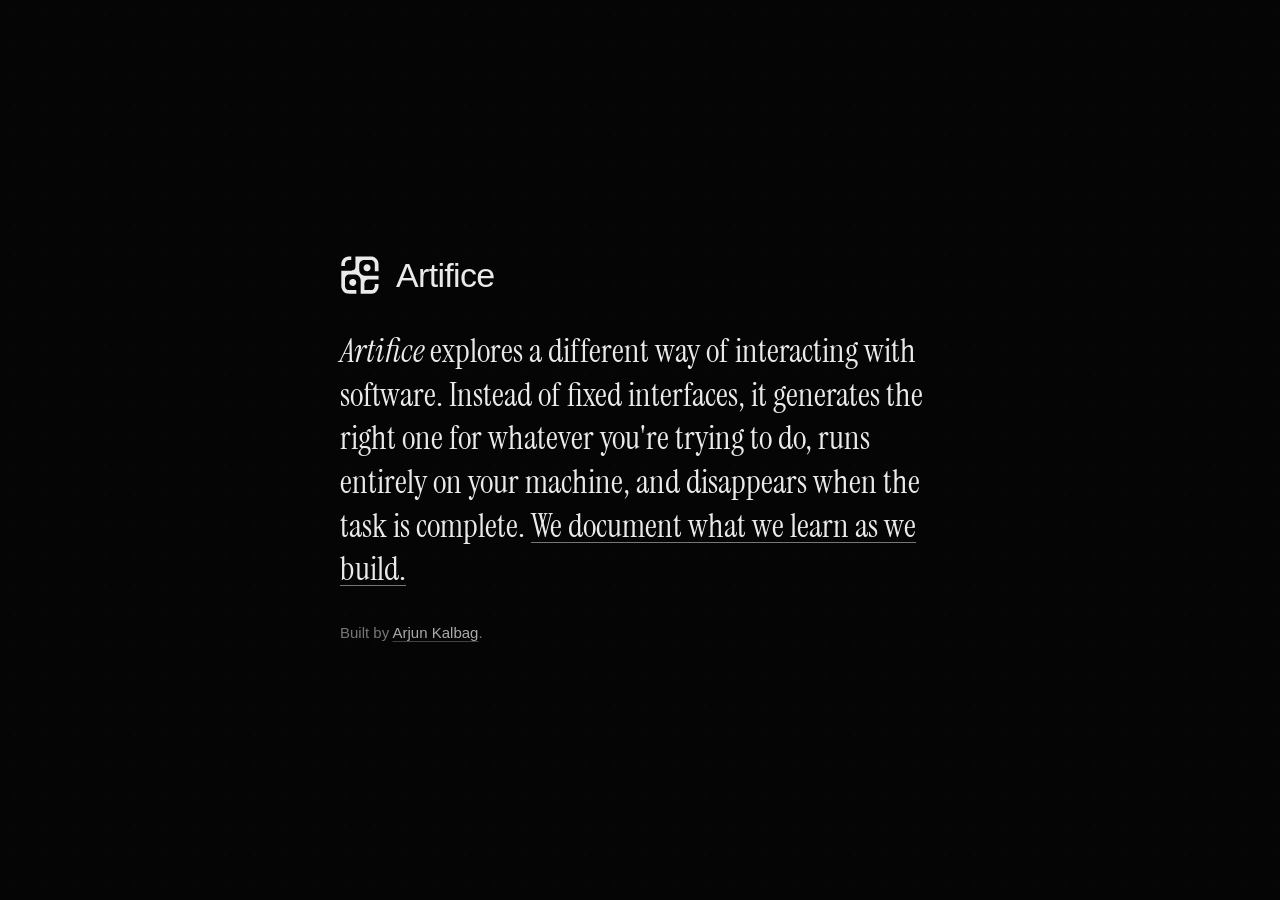
<file: index.html>
<!DOCTYPE html>
<html lang="en">
<head>
<meta charset="UTF-8">
<meta name="viewport" content="width=device-width, initial-scale=1.0">
<title>Artifice - Generative UI</title>
<meta name="description" content="Artifice explores a different way of interacting with software: it generates the right interface for whatever you're doing, runs on your machine, and disappears when the task is complete.">
<link rel="icon" type="image/svg+xml" href="favicon.svg">
<meta property="og:type" content="website">
<meta property="og:url" content="https://useartifice.github.io/">
<meta property="og:title" content="Artifice - Generative UI">
<meta property="og:description" content="A different way of interacting with software. It generates the right interface for whatever you're doing, runs on your machine, and disappears when the task is complete.">
<meta property="og:image" content="https://useartifice.github.io/og.png">
<meta property="og:image:width" content="1920">
<meta property="og:image:height" content="1080">
<meta property="og:image:type" content="image/png">
<meta property="og:image:alt" content="Artifice">
<meta name="twitter:card" content="summary_large_image">
<meta name="twitter:title" content="Artifice - Generative UI">
<meta name="twitter:description" content="A different way of interacting with software.">
<meta name="twitter:image" content="https://useartifice.github.io/og.png">
<link rel="preconnect" href="https://api.fontshare.com">
<link rel="preconnect" href="https://fonts.googleapis.com">
<link rel="preconnect" href="https://fonts.gstatic.com" crossorigin>
<link href="https://api.fontshare.com/v2/css?f[]=switzer@400,500,600&display=swap" rel="stylesheet">
<link href="https://fonts.googleapis.com/css2?family=Instrument+Serif:ital@0;1&family=Fragment+Mono:ital@0;1&display=swap" rel="stylesheet">
<link rel="stylesheet" href="styles.css">
</head>
<body data-page="landing">

<main class="landing">
  <canvas id="field" aria-hidden="true"></canvas>

  <div class="landing-inner">
    <div class="landing-lockup rv">
      <svg class="landing-mark" viewBox="600 596 852 852" xmlns="http://www.w3.org/2000/svg" aria-hidden="true">
        <path fill="currentColor" d="M 928.863 626.158 L 941.59 626.092 L 1159.89 625.922 L 1225.28 625.879 C 1248.09 625.865 1269.02 624.771 1291.48 629.588 C 1322.44 635.907 1350.89 651.105 1373.36 673.325 C 1424.68 724.668 1420.71 777.592 1420.69 843.179 L 1420.76 943.43 L 1341.06 943.685 L 1341.05 840.179 C 1341.04 821.548 1342.33 787.816 1338.47 771.108 C 1335.11 756.09 1327.73 742.267 1317.13 731.112 C 1301.05 714.212 1277.44 704.141 1254.16 704.331 C 1215.48 704.647 1176.84 704.727 1138.16 704.355 C 1120.75 704.187 1102.21 703.242 1085.28 707.481 C 1068.25 711.852 1052.67 720.601 1040.07 732.858 C 1017.36 754.81 1010.33 781.756 1010.02 812.367 L 1009.88 878.457 C 1009.83 927.159 1008.56 963.222 1046.46 1001.39 C 1062.98 1017.84 1083.85 1029.23 1106.62 1034.23 C 1125.28 1038.28 1144.82 1037.42 1163.89 1037.39 L 1219.21 1037.39 L 1421.01 1037.53 L 1421.03 1116.96 L 1270.43 1116.99 C 1259.54 1116.97 1248.53 1116.73 1237.66 1116.95 C 1203.48 1117.62 1172.05 1111.79 1145.63 1138.38 C 1114.5 1169.72 1119.82 1207.08 1119.89 1247.18 L 1120.07 1343 L 1211.81 1343.08 C 1230.22 1343.09 1262.66 1344.38 1278.94 1340.33 C 1293.66 1336.62 1307.08 1328.96 1317.76 1318.16 C 1346.27 1289.35 1341.37 1253.68 1341.21 1216.08 L 1420.92 1216.14 C 1421.07 1243.23 1422.4 1266.89 1417.49 1293.76 C 1410.9 1324.99 1394.62 1353.89 1372.19 1376.48 C 1319.31 1429.74 1260.36 1422.02 1192.54 1421.97 L 1040.25 1421.97 L 1040.39 1221.6 C 1040.4 1159.25 1050.51 1096.5 1004.58 1047.92 C 962.312 1003.2 912.042 1010.91 856.173 1010.85 C 833.103 1010.83 800.395 1008.53 779.264 1013.63 C 762.893 1017.54 747.864 1025.75 735.736 1037.42 C 717.519 1054.68 707.127 1078.62 706.959 1103.71 C 706.411 1145.92 707.622 1188.31 706.963 1230.55 C 706.735 1245.11 706.039 1263.07 709.221 1277.16 C 712.732 1292.6 720.427 1306.78 731.462 1318.14 C 742.112 1328.91 755.507 1336.54 770.193 1340.23 C 787.47 1344.5 824.078 1343.08 843.49 1343.08 L 948.432 1343.06 C 948.31 1369.08 948.342 1395.09 948.528 1421.1 L 831.146 1421.24 C 809.603 1421.27 769.489 1422.61 750.544 1418.23 C 722.614 1411.92 697.058 1397.79 676.864 1377.49 C 654.183 1354.66 638.498 1325.83 631.656 1294.38 C 626.845 1272.79 627.936 1250.91 627.975 1228.87 L 628.054 1165.89 L 628.015 929.917 L 836.522 930.061 C 864.399 930.087 884.052 927.577 904.857 906.508 C 915.894 895.375 923.433 881.256 926.545 865.891 C 930.166 848.771 928.809 801.342 928.817 781.464 L 928.863 626.158 z"/>
        <path fill="currentColor" d="M 781.706 626.442 C 800.663 625.775 820.94 626.147 840 626.183 L 840.005 704.181 C 799.933 704.143 759.981 698.368 730.339 728.835 C 700.633 759.367 706.132 792.174 706.317 831.55 L 689.928 831.738 L 628.005 831.627 C 627.874 770.687 625.446 730.288 669.345 678.918 C 697.489 645.984 738.694 628.852 781.706 626.442 z"/>
        <path fill="currentColor" d="M 860.896 1105.53 C 887.561 1101.74 914.207 1112.56 930.677 1133.87 C 947.148 1155.18 950.905 1183.69 940.518 1208.54 C 930.13 1233.39 907.197 1250.75 880.461 1254 C 839.701 1258.95 802.556 1230.15 797.192 1189.44 C 791.828 1148.74 820.245 1111.3 860.896 1105.53 z"/>
        <path fill="currentColor" d="M 1164.5 792.727 C 1205.35 786.277 1243.66 814.226 1250 855.089 C 1256.33 895.951 1228.27 934.188 1187.39 940.405 C 1146.68 946.598 1108.63 918.677 1102.32 877.979 C 1096.01 837.281 1123.82 799.152 1164.5 792.727 z"/>
      </svg>
      <span class="landing-word">Artifice</span>
    </div>

    <p class="landing-para rv" style="--d:.12s">
      <em>Artifice</em> explores a different way of interacting with software. Instead of
      fixed interfaces, it generates the right one for whatever you're trying to do, runs
      entirely on your machine, and disappears when the task is complete.
      <a href="research.html">We document what we learn as we build.</a>
    </p>

    <p class="landing-by rv" style="--d:.24s">
      Built by <a href="https://arjunkalbag.xyz" target="_blank" rel="noopener">Arjun Kalbag</a>.
    </p>
  </div>
</main>

<script src="app.js"></script>
</body>
</html>
</file>
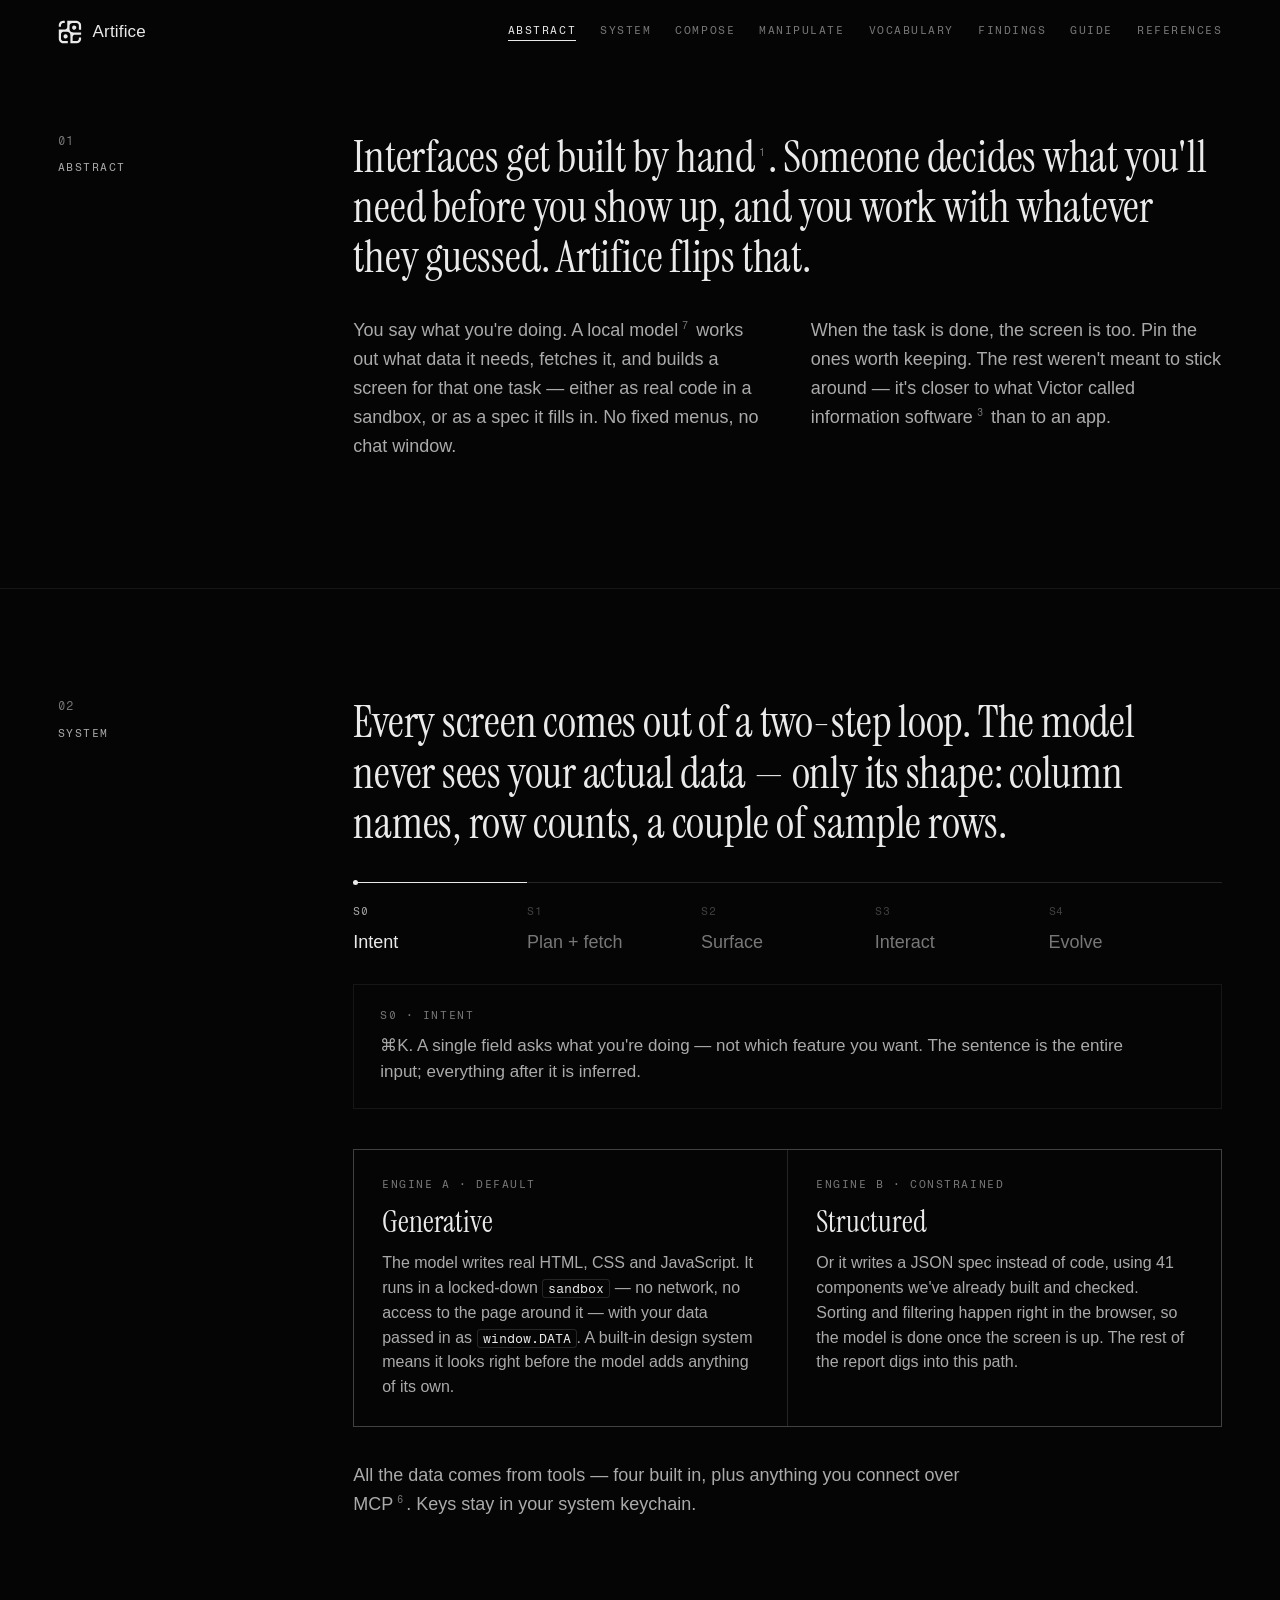
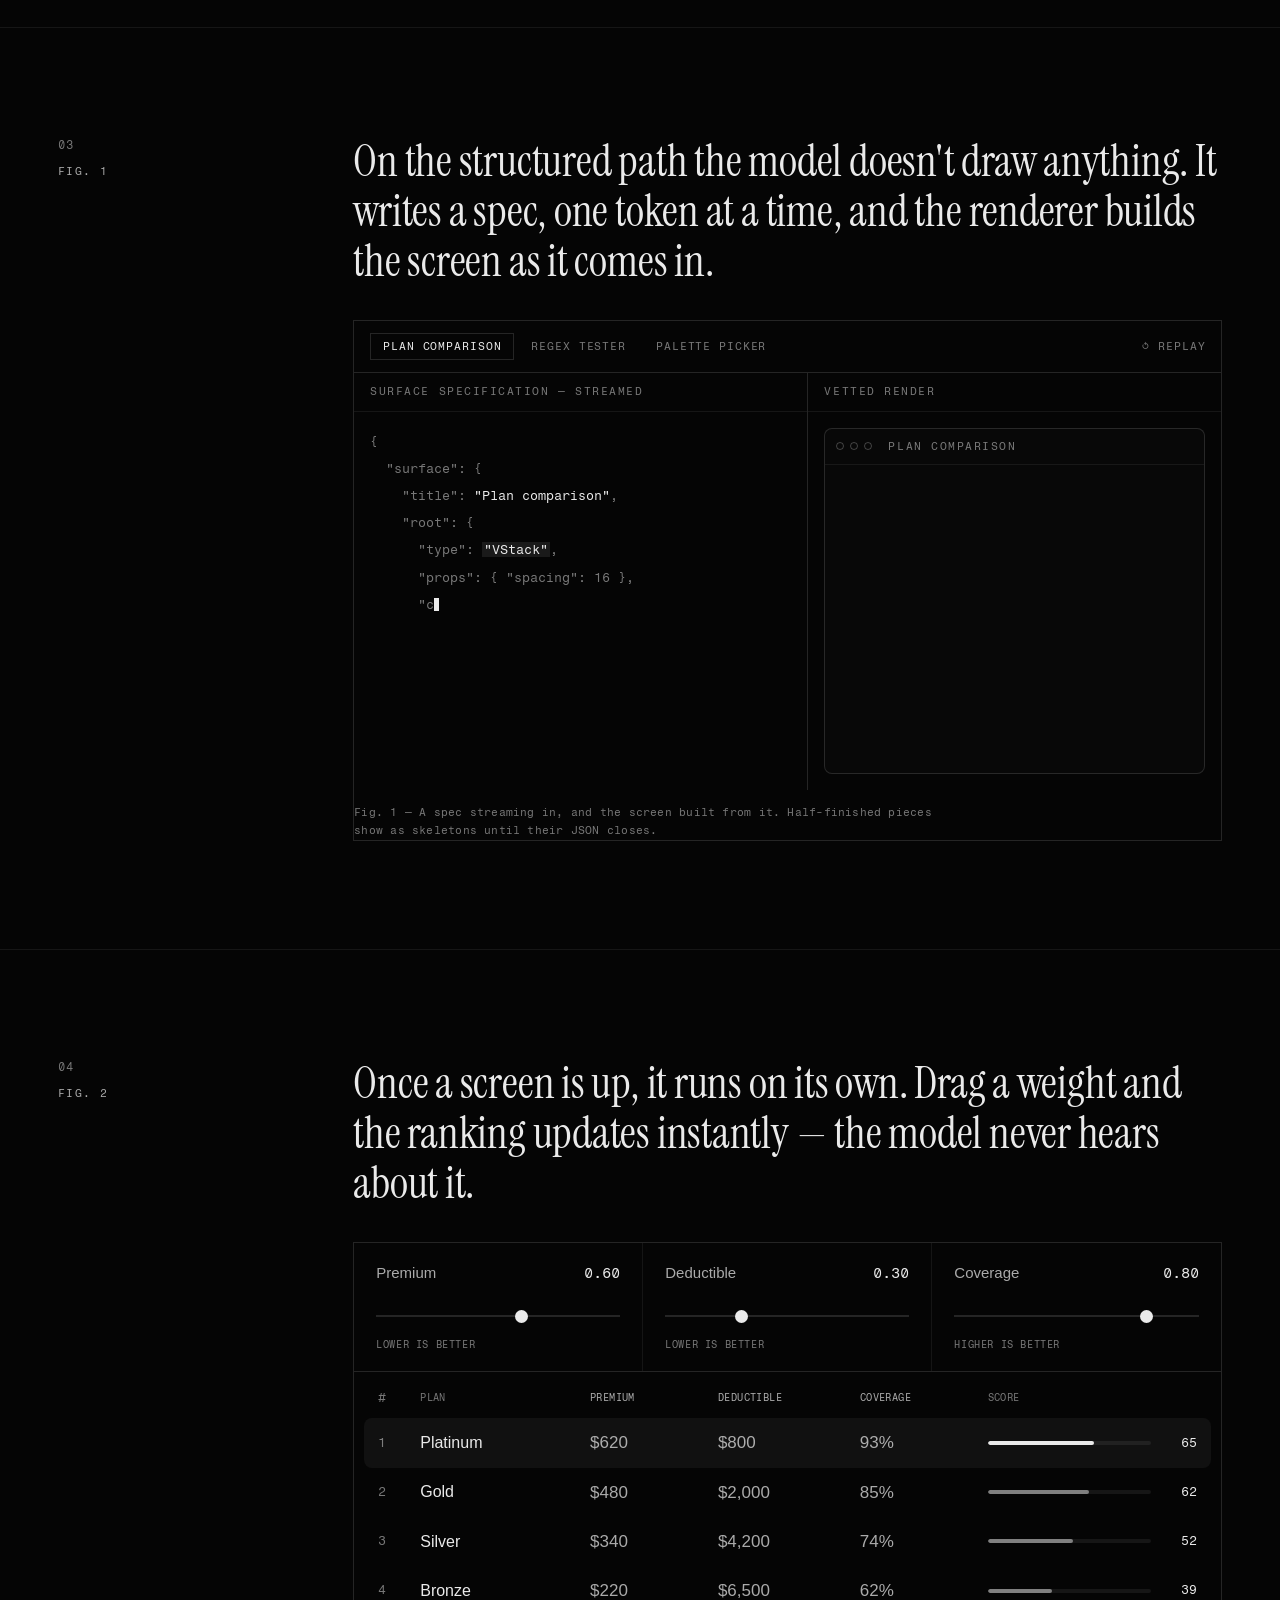
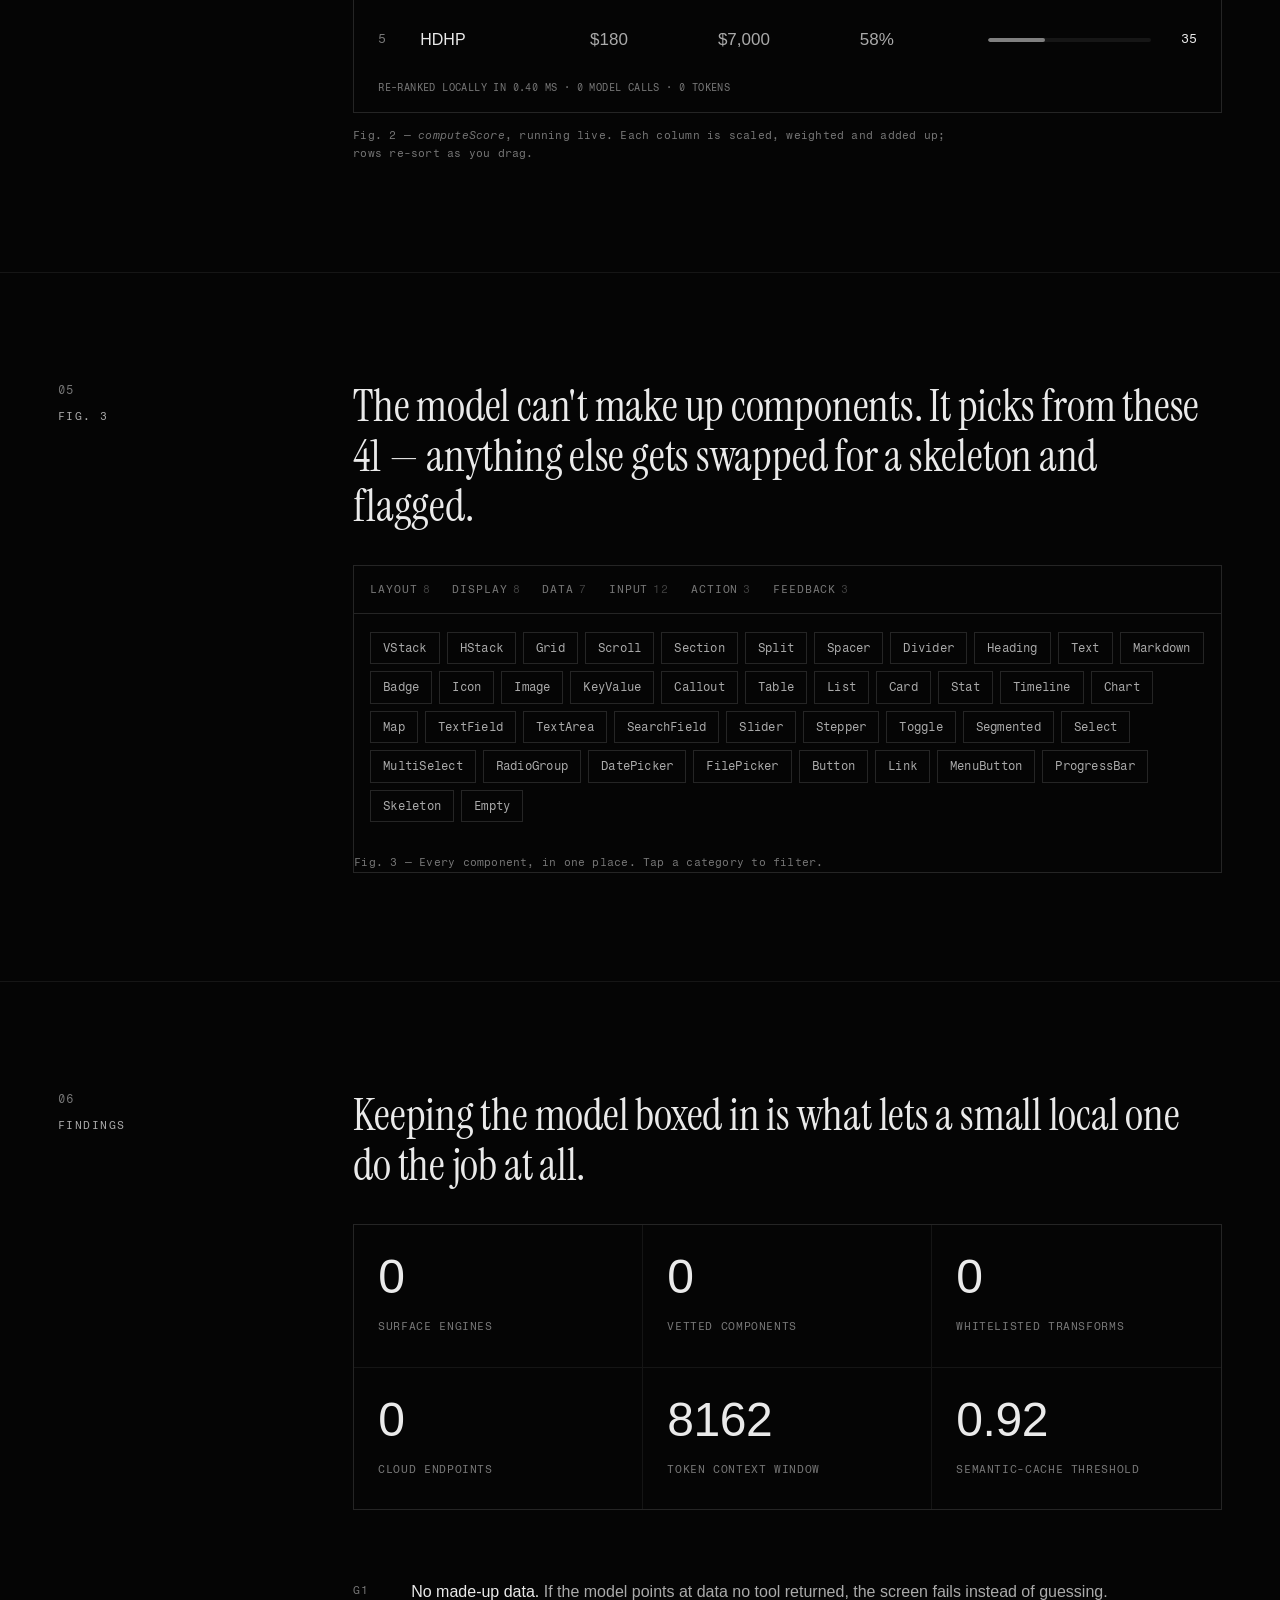
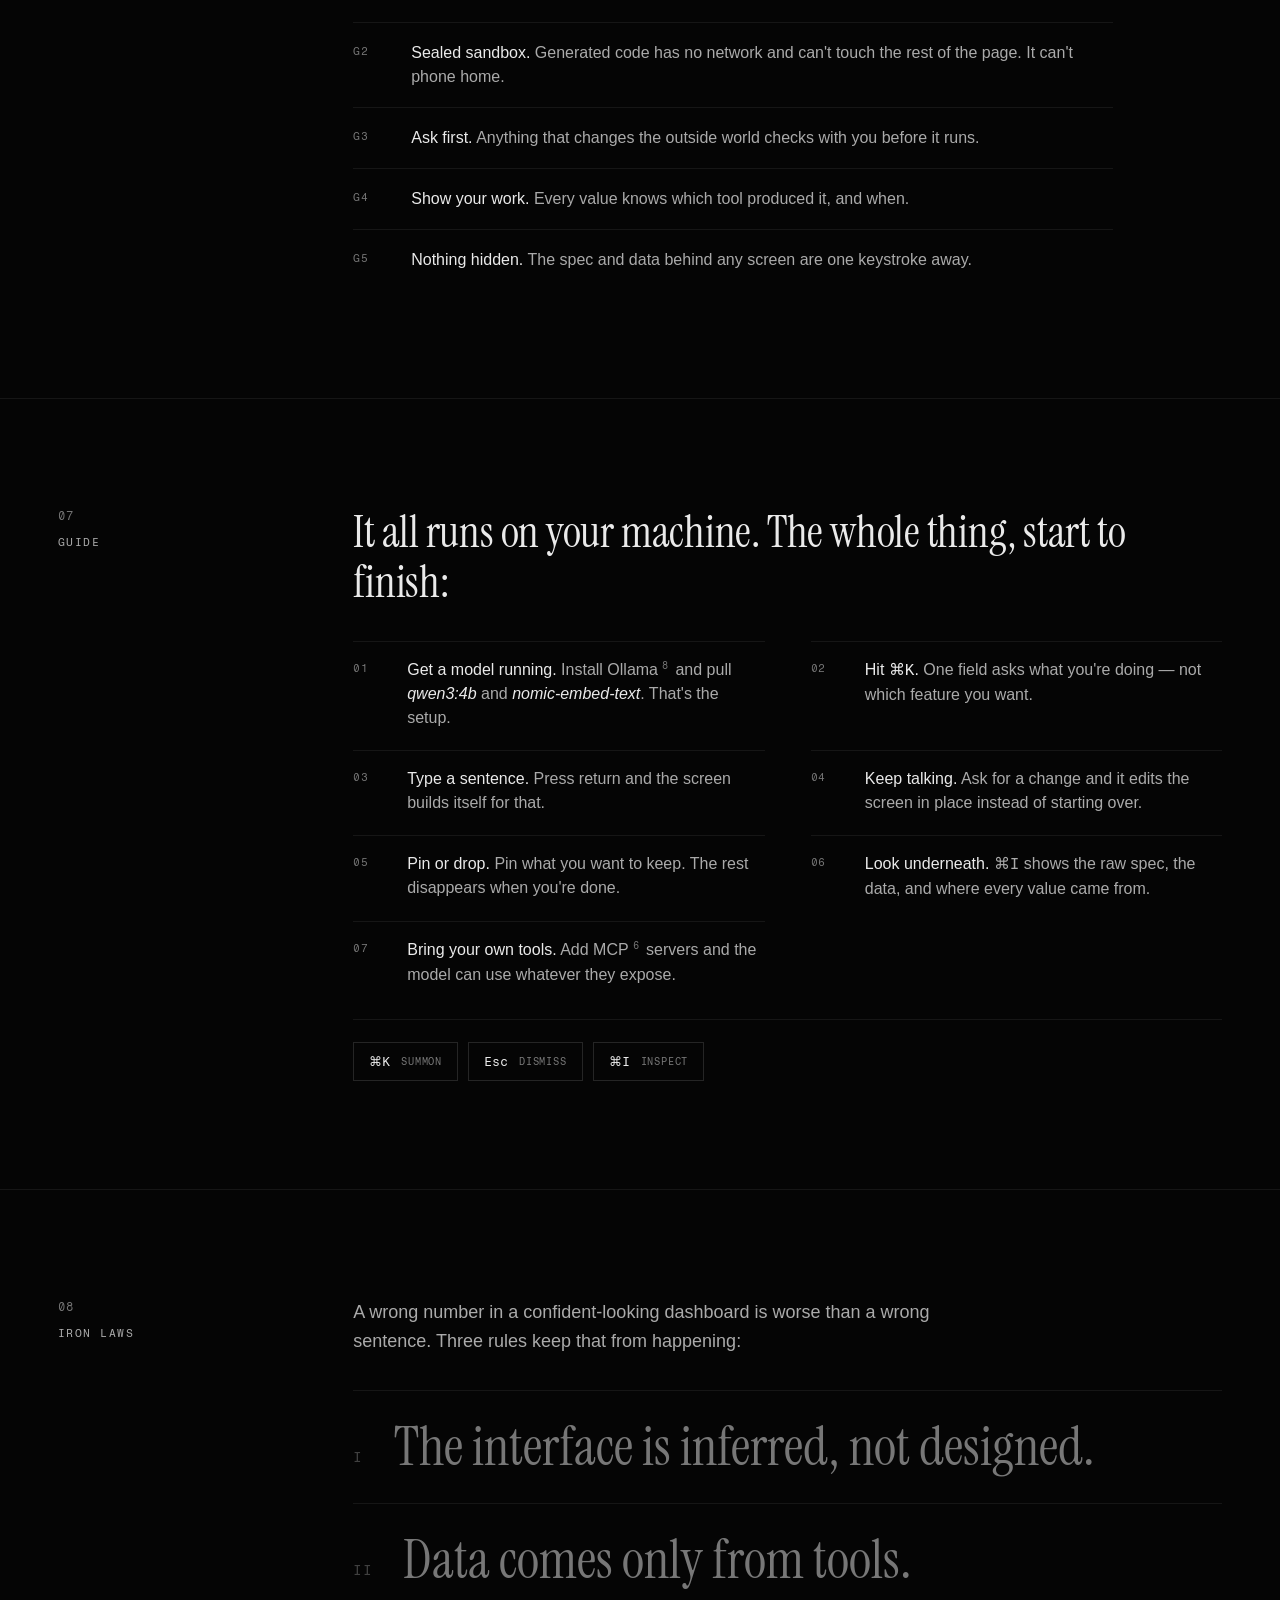
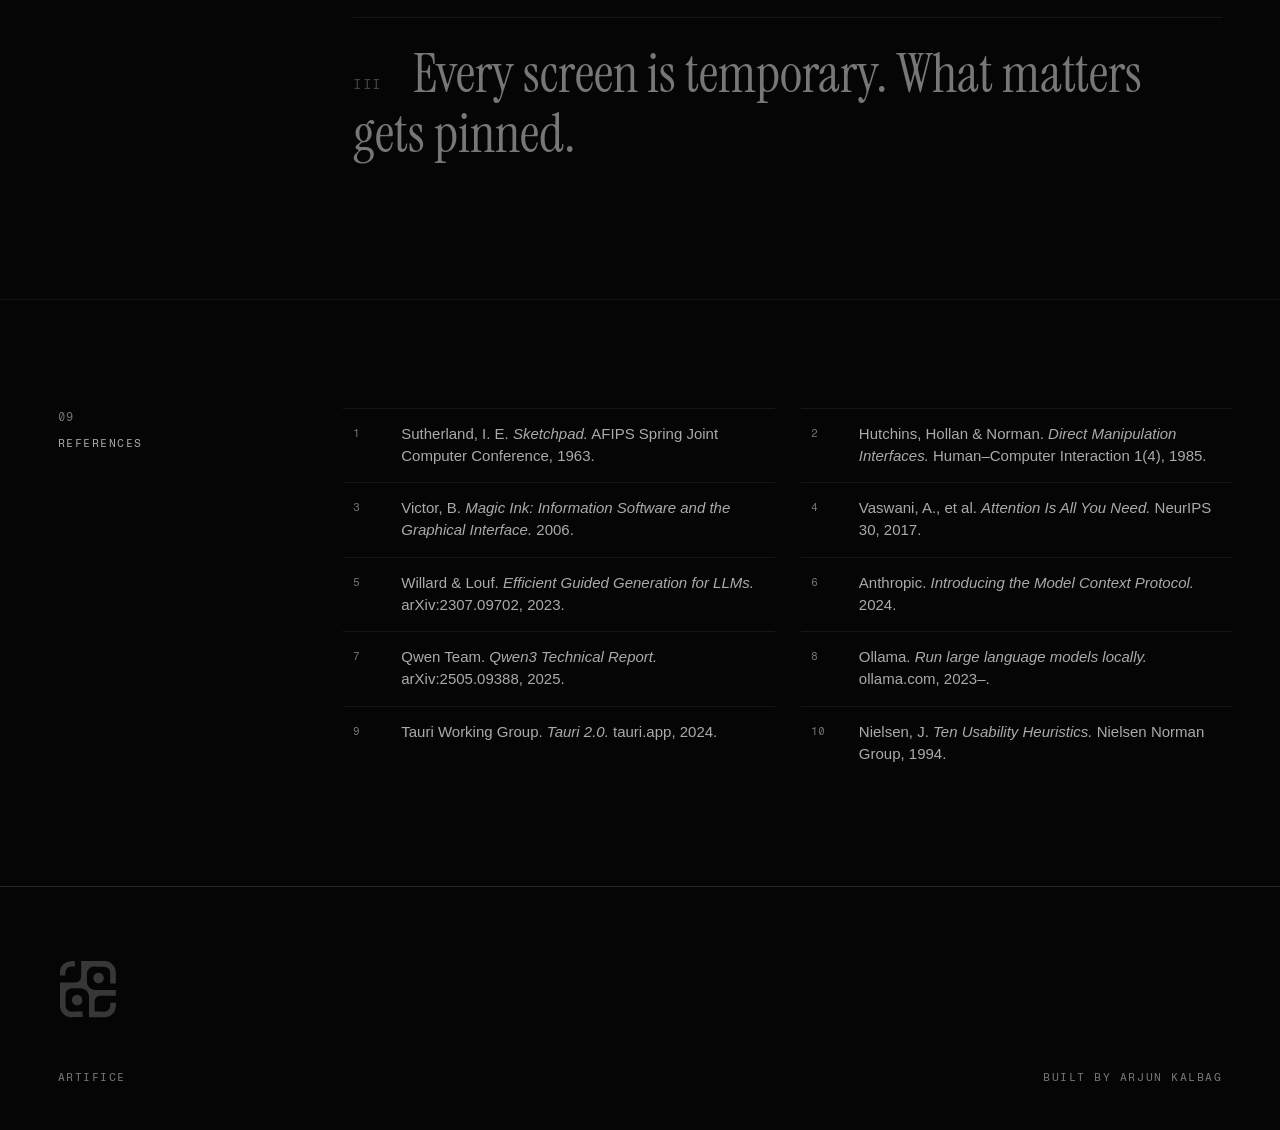
<file: research.html>
<!DOCTYPE html>
<html lang="en">
<head>
<meta charset="UTF-8">
<meta name="viewport" content="width=device-width, initial-scale=1.0">
<title>Artifice - Generative UI</title>
<meta name="description" content="How Artifice works: a local model builds the right interface for the task — as sandboxed code or a validated spec — with live demos.">
<link rel="icon" type="image/svg+xml" href="favicon.svg">
<meta property="og:type" content="article">
<meta property="og:url" content="https://useartifice.github.io/research.html">
<meta property="og:title" content="Artifice - Generative UI">
<meta property="og:description" content="How Artifice works: a local model builds the right interface for the task, with live demos.">
<meta property="og:image" content="https://useartifice.github.io/og.png">
<meta property="og:image:width" content="1920">
<meta property="og:image:height" content="1080">
<meta property="og:image:type" content="image/png">
<meta property="og:image:alt" content="Artifice">
<meta name="twitter:card" content="summary_large_image">
<meta name="twitter:title" content="Artifice - Generative UI">
<meta name="twitter:description" content="How Artifice works, with live demos.">
<meta name="twitter:image" content="https://useartifice.github.io/og.png">
<link rel="preconnect" href="https://api.fontshare.com">
<link rel="preconnect" href="https://fonts.googleapis.com">
<link rel="preconnect" href="https://fonts.gstatic.com" crossorigin>
<link href="https://api.fontshare.com/v2/css?f[]=switzer@400,500,600&display=swap" rel="stylesheet">
<link href="https://fonts.googleapis.com/css2?family=Instrument+Serif:ital@0;1&family=Fragment+Mono:ital@0;1&display=swap" rel="stylesheet">
<link rel="stylesheet" href="styles.css">
</head>
<body data-page="research">

<div class="progress" aria-hidden="true"><span id="progressBar"></span></div>

<!-- ======================= NAV ======================= -->
<header class="nav" id="nav">
  <a class="brand" href="index.html" aria-label="Artifice — home">
    <svg class="brand-mark" viewBox="600 596 852 852" xmlns="http://www.w3.org/2000/svg" aria-hidden="true">
      <path fill="currentColor" d="M 928.863 626.158 L 941.59 626.092 L 1159.89 625.922 L 1225.28 625.879 C 1248.09 625.865 1269.02 624.771 1291.48 629.588 C 1322.44 635.907 1350.89 651.105 1373.36 673.325 C 1424.68 724.668 1420.71 777.592 1420.69 843.179 L 1420.76 943.43 L 1341.06 943.685 L 1341.05 840.179 C 1341.04 821.548 1342.33 787.816 1338.47 771.108 C 1335.11 756.09 1327.73 742.267 1317.13 731.112 C 1301.05 714.212 1277.44 704.141 1254.16 704.331 C 1215.48 704.647 1176.84 704.727 1138.16 704.355 C 1120.75 704.187 1102.21 703.242 1085.28 707.481 C 1068.25 711.852 1052.67 720.601 1040.07 732.858 C 1017.36 754.81 1010.33 781.756 1010.02 812.367 L 1009.88 878.457 C 1009.83 927.159 1008.56 963.222 1046.46 1001.39 C 1062.98 1017.84 1083.85 1029.23 1106.62 1034.23 C 1125.28 1038.28 1144.82 1037.42 1163.89 1037.39 L 1219.21 1037.39 L 1421.01 1037.53 L 1421.03 1116.96 L 1270.43 1116.99 C 1259.54 1116.97 1248.53 1116.73 1237.66 1116.95 C 1203.48 1117.62 1172.05 1111.79 1145.63 1138.38 C 1114.5 1169.72 1119.82 1207.08 1119.89 1247.18 L 1120.07 1343 L 1211.81 1343.08 C 1230.22 1343.09 1262.66 1344.38 1278.94 1340.33 C 1293.66 1336.62 1307.08 1328.96 1317.76 1318.16 C 1346.27 1289.35 1341.37 1253.68 1341.21 1216.08 L 1420.92 1216.14 C 1421.07 1243.23 1422.4 1266.89 1417.49 1293.76 C 1410.9 1324.99 1394.62 1353.89 1372.19 1376.48 C 1319.31 1429.74 1260.36 1422.02 1192.54 1421.97 L 1040.25 1421.97 L 1040.39 1221.6 C 1040.4 1159.25 1050.51 1096.5 1004.58 1047.92 C 962.312 1003.2 912.042 1010.91 856.173 1010.85 C 833.103 1010.83 800.395 1008.53 779.264 1013.63 C 762.893 1017.54 747.864 1025.75 735.736 1037.42 C 717.519 1054.68 707.127 1078.62 706.959 1103.71 C 706.411 1145.92 707.622 1188.31 706.963 1230.55 C 706.735 1245.11 706.039 1263.07 709.221 1277.16 C 712.732 1292.6 720.427 1306.78 731.462 1318.14 C 742.112 1328.91 755.507 1336.54 770.193 1340.23 C 787.47 1344.5 824.078 1343.08 843.49 1343.08 L 948.432 1343.06 C 948.31 1369.08 948.342 1395.09 948.528 1421.1 L 831.146 1421.24 C 809.603 1421.27 769.489 1422.61 750.544 1418.23 C 722.614 1411.92 697.058 1397.79 676.864 1377.49 C 654.183 1354.66 638.498 1325.83 631.656 1294.38 C 626.845 1272.79 627.936 1250.91 627.975 1228.87 L 628.054 1165.89 L 628.015 929.917 L 836.522 930.061 C 864.399 930.087 884.052 927.577 904.857 906.508 C 915.894 895.375 923.433 881.256 926.545 865.891 C 930.166 848.771 928.809 801.342 928.817 781.464 L 928.863 626.158 z"/>
      <path fill="currentColor" d="M 781.706 626.442 C 800.663 625.775 820.94 626.147 840 626.183 L 840.005 704.181 C 799.933 704.143 759.981 698.368 730.339 728.835 C 700.633 759.367 706.132 792.174 706.317 831.55 L 689.928 831.738 L 628.005 831.627 C 627.874 770.687 625.446 730.288 669.345 678.918 C 697.489 645.984 738.694 628.852 781.706 626.442 z"/>
      <path fill="currentColor" d="M 860.896 1105.53 C 887.561 1101.74 914.207 1112.56 930.677 1133.87 C 947.148 1155.18 950.905 1183.69 940.518 1208.54 C 930.13 1233.39 907.197 1250.75 880.461 1254 C 839.701 1258.95 802.556 1230.15 797.192 1189.44 C 791.828 1148.74 820.245 1111.3 860.896 1105.53 z"/>
      <path fill="currentColor" d="M 1164.5 792.727 C 1205.35 786.277 1243.66 814.226 1250 855.089 C 1256.33 895.951 1228.27 934.188 1187.39 940.405 C 1146.68 946.598 1108.63 918.677 1102.32 877.979 C 1096.01 837.281 1123.82 799.152 1164.5 792.727 z"/>
    </svg>
    <span class="brand-word">Artifice</span>
  </a>
  <nav class="nav-links" aria-label="Sections">
    <a href="#abstract" data-nav="abstract">Abstract</a>
    <a href="#system" data-nav="system">System</a>
    <a href="#compose" data-nav="compose">Compose</a>
    <a href="#manipulate" data-nav="manipulate">Manipulate</a>
    <a href="#vocabulary" data-nav="vocabulary">Vocabulary</a>
    <a href="#findings" data-nav="findings">Findings</a>
    <a href="#guide" data-nav="guide">Guide</a>
    <a href="#references" data-nav="references">References</a>
  </nav>
</header>

<main id="top">

<!-- ======================= 01 ABSTRACT ======================= -->
<section class="sec" id="abstract">
  <div class="sec-rail"><span class="mono sec-no">01</span><span class="mono sec-name">Abstract</span></div>
  <div class="sec-body">
    <p class="lede rv">
      Interfaces get built by hand<a class="cite" href="#ref-1" data-ref="1"><sup>1</sup></a>.
      Someone decides what you'll need before you show up, and you work with whatever
      they guessed. Artifice flips that.
    </p>
    <div class="two-col">
      <p class="body rv" style="--d:.08s">
        You say what you're doing. A local model<a class="cite" href="#ref-7" data-ref="7"><sup>7</sup></a>
        works out what data it needs, fetches it, and builds a screen for that one task —
        either as real code in a sandbox, or as a spec it fills in. No fixed menus, no
        chat window.
      </p>
      <p class="body rv" style="--d:.16s">
        When the task is done, the screen is too. Pin the ones worth keeping. The rest
        weren't meant to stick around — it's closer to what Victor called information
        software<a class="cite" href="#ref-3" data-ref="3"><sup>3</sup></a> than to an app.
      </p>
    </div>
  </div>
</section>

<!-- ======================= 02 SYSTEM ======================= -->
<section class="sec" id="system">
  <div class="sec-rail"><span class="mono sec-no">02</span><span class="mono sec-name">System</span></div>
  <div class="sec-body">
    <p class="lede rv">
      Every screen comes out of a two-step loop. The model never sees your actual data —
      only its shape: column names, row counts, a couple of sample rows.
    </p>
    <div class="pipeline rv" style="--d:.12s" id="pipeline">
      <div class="pipe-track" aria-hidden="true"><span class="pipe-dot" id="pipeDot"></span></div>
      <ol class="pipe-stages">
        <li class="stage" data-stage="0"><button type="button" class="stage-btn"><span class="stage-no">S0</span><span class="stage-name">Intent</span></button></li>
        <li class="stage" data-stage="1"><button type="button" class="stage-btn"><span class="stage-no">S1</span><span class="stage-name">Plan + fetch</span></button></li>
        <li class="stage" data-stage="2"><button type="button" class="stage-btn"><span class="stage-no">S2</span><span class="stage-name">Surface</span></button></li>
        <li class="stage" data-stage="3"><button type="button" class="stage-btn"><span class="stage-no">S3</span><span class="stage-name">Interact</span></button></li>
        <li class="stage" data-stage="4"><button type="button" class="stage-btn"><span class="stage-no">S4</span><span class="stage-name">Evolve</span></button></li>
      </ol>
      <div class="stage-detail" id="stageDetail">
        <p class="mono stage-detail-label" id="stageDetailLabel"></p>
        <p class="stage-detail-text" id="stageDetailText"></p>
      </div>
    </div>
    <div class="engines rv" style="--d:.18s">
      <div class="engine">
        <p class="mono engine-tag">Engine A · default</p>
        <h3 class="engine-name">Generative</h3>
        <p class="engine-body">
          The model writes real HTML, CSS and JavaScript. It runs in a locked-down
          <code>sandbox</code> — no network, no access to the page around it — with your
          data passed in as <code>window.DATA</code>. A built-in design system means it
          looks right before the model adds anything of its own.
        </p>
      </div>
      <div class="engine">
        <p class="mono engine-tag">Engine B · constrained</p>
        <h3 class="engine-name">Structured</h3>
        <p class="engine-body">
          Or it writes a JSON spec instead of code, using 41 components we've already
          built and checked. Sorting and filtering happen right in the browser, so the
          model is done once the screen is up. The rest of the report digs into this path.
        </p>
      </div>
    </div>
    <p class="body rv" style="--d:.24s">
      All the data comes from tools — four built in, plus anything you connect over
      MCP<a class="cite" href="#ref-6" data-ref="6"><sup>6</sup></a>. Keys stay in your
      system keychain.
    </p>
  </div>
</section>

<!-- ======================= 03 COMPOSE · FIG 1 ======================= -->
<section class="sec" id="compose">
  <div class="sec-rail"><span class="mono sec-no">03</span><span class="mono sec-name">Fig. 1</span></div>
  <div class="sec-body">
    <p class="lede rv">
      On the structured path the model doesn't draw anything. It writes a spec, one token
      at a time, and the renderer builds the screen as it comes in.
    </p>
    <div class="fig rv" style="--d:.12s">
      <div class="fig-toolbar">
        <div class="fig-tabs" aria-label="Example specifications">
          <button class="tab is-active" aria-pressed="true" data-example="0">plan comparison</button>
          <button class="tab" aria-pressed="false" data-example="1">regex tester</button>
          <button class="tab" aria-pressed="false" data-example="2">palette picker</button>
        </div>
        <button class="replay" id="replayBtn" aria-label="Replay specification stream">↺ replay</button>
      </div>
      <div class="fig-panes">
        <div class="pane pane-spec">
          <p class="mono pane-label">surface specification — streamed</p>
          <pre id="specStream" aria-label="Streaming specification"><code></code></pre>
        </div>
        <div class="pane pane-render">
          <p class="mono pane-label">vetted render</p>
          <div class="wf-window">
            <div class="wf-chrome" aria-hidden="true">
              <span class="wf-light"></span><span class="wf-light"></span><span class="wf-light"></span>
              <span class="mono wf-title" id="wfTitle"></span>
            </div>
            <div class="wf-stage" id="wfStage"></div>
          </div>
        </div>
      </div>
      <p class="mono fig-caption">
        Fig. 1 — A spec streaming in, and the screen built from it. Half-finished pieces
        show as skeletons until their JSON closes.
      </p>
    </div>
  </div>
</section>

<!-- ======================= 04 MANIPULATE · FIG 2 ======================= -->
<section class="sec" id="manipulate">
  <div class="sec-rail"><span class="mono sec-no">04</span><span class="mono sec-name">Fig. 2</span></div>
  <div class="sec-body">
    <p class="lede rv">
      Once a screen is up, it runs on its own. Drag a weight and the ranking updates
      instantly — the model never hears about it.
    </p>
    <div class="demo rv" style="--d:.12s" id="rankDemo">
      <div class="demo-controls">
        <div class="demo-slider">
          <div class="demo-slider-top"><span>Premium</span><span data-out="premium">0.60</span></div>
          <input class="demo-range" type="range" min="0" max="1" step="0.01" value="0.6" data-weight="premium" aria-label="Premium weight">
          <p class="demo-slider-note">lower is better</p>
        </div>
        <div class="demo-slider">
          <div class="demo-slider-top"><span>Deductible</span><span data-out="deductible">0.30</span></div>
          <input class="demo-range" type="range" min="0" max="1" step="0.01" value="0.3" data-weight="deductible" aria-label="Deductible weight">
          <p class="demo-slider-note">lower is better</p>
        </div>
        <div class="demo-slider">
          <div class="demo-slider-top"><span>Coverage</span><span data-out="coverage">0.80</span></div>
          <input class="demo-range" type="range" min="0" max="1" step="0.01" value="0.8" data-weight="coverage" aria-label="Coverage weight">
          <p class="demo-slider-note">higher is better</p>
        </div>
      </div>
      <div class="demo-table" id="rankTable">
        <div class="demo-row demo-head" aria-hidden="true">
          <span class="demo-rank">#</span>
          <span>Plan</span>
          <span class="demo-num">Premium</span>
          <span class="demo-num">Deductible</span>
          <span class="demo-num">Coverage</span>
          <span>Score</span>
        </div>
        <div id="rankRows"></div>
      </div>
      <p class="demo-meta"><span id="rankMeta"></span></p>
    </div>
    <p class="mono fig-caption">
      Fig. 2 — <em>computeScore</em>, running live. Each column is scaled, weighted and
      added up; rows re-sort as you drag.
    </p>
  </div>
</section>

<!-- ======================= 05 VOCABULARY · FIG 3 ======================= -->
<section class="sec" id="vocabulary">
  <div class="sec-rail"><span class="mono sec-no">05</span><span class="mono sec-name">Fig. 3</span></div>
  <div class="sec-body">
    <p class="lede rv">
      The model can't make up components. It picks from these 41 — anything else gets
      swapped for a skeleton and flagged.
    </p>
    <div class="vocab rv" style="--d:.12s" id="vocab">
      <div class="vocab-legend" id="vocabLegend"></div>
      <div class="vocab-grid" id="vocabGrid"></div>
      <p class="mono fig-caption">
        Fig. 3 — Every component, in one place. Tap a category to filter.
      </p>
    </div>
  </div>
</section>

<!-- ======================= 06 FINDINGS ======================= -->
<section class="sec" id="findings">
  <div class="sec-rail"><span class="mono sec-no">06</span><span class="mono sec-name">Findings</span></div>
  <div class="sec-body">
    <p class="lede rv">
      Keeping the model boxed in is what lets a small local one do the job at all.
    </p>
    <div class="stats rv" style="--d:.12s">
      <div class="stat"><span class="stat-n" data-count="2">0</span><span class="stat-l">surface engines</span></div>
      <div class="stat"><span class="stat-n" data-count="41">0</span><span class="stat-l">vetted components</span></div>
      <div class="stat"><span class="stat-n" data-count="7">0</span><span class="stat-l">whitelisted transforms</span></div>
      <div class="stat"><span class="stat-n" data-count="0">0</span><span class="stat-l">cloud endpoints</span></div>
      <div class="stat"><span class="stat-n" data-count="8192">0</span><span class="stat-l">token context window</span></div>
      <div class="stat"><span class="stat-n" data-count="0.92" data-decimals="2">0</span><span class="stat-l">semantic-cache threshold</span></div>
    </div>
    <ol class="guarantees rv" style="--d:.18s">
      <li><span class="g-no">G1</span><div><strong>No made-up data.</strong> If the model points at data no tool returned, the screen fails instead of guessing.</div></li>
      <li><span class="g-no">G2</span><div><strong>Sealed sandbox.</strong> Generated code has no network and can't touch the rest of the page. It can't phone home.</div></li>
      <li><span class="g-no">G3</span><div><strong>Ask first.</strong> Anything that changes the outside world checks with you before it runs.</div></li>
      <li><span class="g-no">G4</span><div><strong>Show your work.</strong> Every value knows which tool produced it, and when.</div></li>
      <li><span class="g-no">G5</span><div><strong>Nothing hidden.</strong> The spec and data behind any screen are one keystroke away.</div></li>
    </ol>
  </div>
</section>

<!-- ======================= 07 GUIDE ======================= -->
<section class="sec" id="guide">
  <div class="sec-rail"><span class="mono sec-no">07</span><span class="mono sec-name">Guide</span></div>
  <div class="sec-body">
    <p class="lede rv">
      It all runs on your machine. The whole thing, start to finish:
    </p>
    <ol class="steps rv" style="--d:.12s">
      <li><span class="step-no">01</span><div><strong>Get a model running.</strong> Install Ollama<a class="cite" href="#ref-8" data-ref="8"><sup>8</sup></a> and pull <em>qwen3:4b</em> and <em>nomic-embed-text</em>. That's the setup.</div></li>
      <li><span class="step-no">02</span><div><strong>Hit <kbd>⌘K</kbd>.</strong> One field asks what you're doing — not which feature you want.</div></li>
      <li><span class="step-no">03</span><div><strong>Type a sentence.</strong> Press return and the screen builds itself for that.</div></li>
      <li><span class="step-no">04</span><div><strong>Keep talking.</strong> Ask for a change and it edits the screen in place instead of starting over.</div></li>
      <li><span class="step-no">05</span><div><strong>Pin or drop.</strong> Pin what you want to keep. The rest disappears when you're done.</div></li>
      <li><span class="step-no">06</span><div><strong>Look underneath.</strong> <kbd>⌘I</kbd> shows the raw spec, the data, and where every value came from.</div></li>
      <li><span class="step-no">07</span><div><strong>Bring your own tools.</strong> Add MCP<a class="cite" href="#ref-6" data-ref="6"><sup>6</sup></a> servers and the model can use whatever they expose.</div></li>
      <li class="keys" aria-label="Keyboard shortcuts">
        <span class="key"><kbd>⌘K</kbd><span>Summon</span></span>
        <span class="key"><kbd>Esc</kbd><span>Dismiss</span></span>
        <span class="key"><kbd>⌘I</kbd><span>Inspect</span></span>
      </li>
    </ol>
  </div>
</section>

<!-- ======================= 08 IRON LAWS ======================= -->
<section class="sec" id="laws">
  <div class="sec-rail"><span class="mono sec-no">08</span><span class="mono sec-name">Iron laws</span></div>
  <div class="sec-body">
    <p class="body rv">
      A wrong number in a confident-looking dashboard is worse than a wrong sentence.
      Three rules keep that from happening:
    </p>
    <div class="laws">
      <p class="law rv" style="--d:.1s"><span class="law-no">I</span> The interface is inferred, not designed.</p>
      <p class="law rv" style="--d:.2s"><span class="law-no">II</span> Data comes only from tools.</p>
      <p class="law rv" style="--d:.3s"><span class="law-no">III</span> Every screen is temporary. What matters gets pinned.</p>
    </div>
  </div>
</section>

<!-- ======================= 09 REFERENCES ======================= -->
<section class="sec" id="references">
  <div class="sec-rail"><span class="mono sec-no">09</span><span class="mono sec-name">References</span></div>
  <div class="sec-body">
    <ol class="refs rv">
      <li id="ref-1" data-refid="1"><span class="ref-no">1</span><div>Sutherland, I.&nbsp;E. <em>Sketchpad.</em> AFIPS Spring Joint Computer Conference, 1963.</div></li>
      <li id="ref-2" data-refid="2"><span class="ref-no">2</span><div>Hutchins, Hollan &amp; Norman. <em>Direct Manipulation Interfaces.</em> Human–Computer Interaction 1(4), 1985.</div></li>
      <li id="ref-3" data-refid="3"><span class="ref-no">3</span><div>Victor, B. <em>Magic Ink: Information Software and the Graphical Interface.</em> 2006.</div></li>
      <li id="ref-4" data-refid="4"><span class="ref-no">4</span><div>Vaswani, A., et&nbsp;al. <em>Attention Is All You Need.</em> NeurIPS 30, 2017.</div></li>
      <li id="ref-5" data-refid="5"><span class="ref-no">5</span><div>Willard &amp; Louf. <em>Efficient Guided Generation for LLMs.</em> arXiv:2307.09702, 2023.</div></li>
      <li id="ref-6" data-refid="6"><span class="ref-no">6</span><div>Anthropic. <em>Introducing the Model Context Protocol.</em> 2024.</div></li>
      <li id="ref-7" data-refid="7"><span class="ref-no">7</span><div>Qwen Team. <em>Qwen3 Technical Report.</em> arXiv:2505.09388, 2025.</div></li>
      <li id="ref-8" data-refid="8"><span class="ref-no">8</span><div>Ollama. <em>Run large language models locally.</em> ollama.com, 2023–.</div></li>
      <li id="ref-9" data-refid="9"><span class="ref-no">9</span><div>Tauri Working Group. <em>Tauri 2.0.</em> tauri.app, 2024.</div></li>
      <li id="ref-10" data-refid="10"><span class="ref-no">10</span><div>Nielsen, J. <em>Ten Usability Heuristics.</em> Nielsen Norman Group, 1994.</div></li>
    </ol>
  </div>
</section>

</main>

<!-- ======================= FOOTER ======================= -->
<footer class="footer">
  <svg class="footer-mark" viewBox="600 596 852 852" xmlns="http://www.w3.org/2000/svg" aria-hidden="true">
    <path fill="currentColor" d="M 928.863 626.158 L 941.59 626.092 L 1159.89 625.922 L 1225.28 625.879 C 1248.09 625.865 1269.02 624.771 1291.48 629.588 C 1322.44 635.907 1350.89 651.105 1373.36 673.325 C 1424.68 724.668 1420.71 777.592 1420.69 843.179 L 1420.76 943.43 L 1341.06 943.685 L 1341.05 840.179 C 1341.04 821.548 1342.33 787.816 1338.47 771.108 C 1335.11 756.09 1327.73 742.267 1317.13 731.112 C 1301.05 714.212 1277.44 704.141 1254.16 704.331 C 1215.48 704.647 1176.84 704.727 1138.16 704.355 C 1120.75 704.187 1102.21 703.242 1085.28 707.481 C 1068.25 711.852 1052.67 720.601 1040.07 732.858 C 1017.36 754.81 1010.33 781.756 1010.02 812.367 L 1009.88 878.457 C 1009.83 927.159 1008.56 963.222 1046.46 1001.39 C 1062.98 1017.84 1083.85 1029.23 1106.62 1034.23 C 1125.28 1038.28 1144.82 1037.42 1163.89 1037.39 L 1219.21 1037.39 L 1421.01 1037.53 L 1421.03 1116.96 L 1270.43 1116.99 C 1259.54 1116.97 1248.53 1116.73 1237.66 1116.95 C 1203.48 1117.62 1172.05 1111.79 1145.63 1138.38 C 1114.5 1169.72 1119.82 1207.08 1119.89 1247.18 L 1120.07 1343 L 1211.81 1343.08 C 1230.22 1343.09 1262.66 1344.38 1278.94 1340.33 C 1293.66 1336.62 1307.08 1328.96 1317.76 1318.16 C 1346.27 1289.35 1341.37 1253.68 1341.21 1216.08 L 1420.92 1216.14 C 1421.07 1243.23 1422.4 1266.89 1417.49 1293.76 C 1410.9 1324.99 1394.62 1353.89 1372.19 1376.48 C 1319.31 1429.74 1260.36 1422.02 1192.54 1421.97 L 1040.25 1421.97 L 1040.39 1221.6 C 1040.4 1159.25 1050.51 1096.5 1004.58 1047.92 C 962.312 1003.2 912.042 1010.91 856.173 1010.85 C 833.103 1010.83 800.395 1008.53 779.264 1013.63 C 762.893 1017.54 747.864 1025.75 735.736 1037.42 C 717.519 1054.68 707.127 1078.62 706.959 1103.71 C 706.411 1145.92 707.622 1188.31 706.963 1230.55 C 706.735 1245.11 706.039 1263.07 709.221 1277.16 C 712.732 1292.6 720.427 1306.78 731.462 1318.14 C 742.112 1328.91 755.507 1336.54 770.193 1340.23 C 787.47 1344.5 824.078 1343.08 843.49 1343.08 L 948.432 1343.06 C 948.31 1369.08 948.342 1395.09 948.528 1421.1 L 831.146 1421.24 C 809.603 1421.27 769.489 1422.61 750.544 1418.23 C 722.614 1411.92 697.058 1397.79 676.864 1377.49 C 654.183 1354.66 638.498 1325.83 631.656 1294.38 C 626.845 1272.79 627.936 1250.91 627.975 1228.87 L 628.054 1165.89 L 628.015 929.917 L 836.522 930.061 C 864.399 930.087 884.052 927.577 904.857 906.508 C 915.894 895.375 923.433 881.256 926.545 865.891 C 930.166 848.771 928.809 801.342 928.817 781.464 L 928.863 626.158 z"/>
    <path fill="currentColor" d="M 781.706 626.442 C 800.663 625.775 820.94 626.147 840 626.183 L 840.005 704.181 C 799.933 704.143 759.981 698.368 730.339 728.835 C 700.633 759.367 706.132 792.174 706.317 831.55 L 689.928 831.738 L 628.005 831.627 C 627.874 770.687 625.446 730.288 669.345 678.918 C 697.489 645.984 738.694 628.852 781.706 626.442 z"/>
    <path fill="currentColor" d="M 860.896 1105.53 C 887.561 1101.74 914.207 1112.56 930.677 1133.87 C 947.148 1155.18 950.905 1183.69 940.518 1208.54 C 930.13 1233.39 907.197 1250.75 880.461 1254 C 839.701 1258.95 802.556 1230.15 797.192 1189.44 C 791.828 1148.74 820.245 1111.3 860.896 1105.53 z"/>
    <path fill="currentColor" d="M 1164.5 792.727 C 1205.35 786.277 1243.66 814.226 1250 855.089 C 1256.33 895.951 1228.27 934.188 1187.39 940.405 C 1146.68 946.598 1108.63 918.677 1102.32 877.979 C 1096.01 837.281 1123.82 799.152 1164.5 792.727 z"/>
  </svg>
  <div class="footer-rows">
    <div class="footer-row">
      <span class="mono"><a href="index.html">Artifice</a></span>
      <span class="mono">Built by <a href="https://arjunkalbag.xyz" target="_blank" rel="noopener">Arjun Kalbag</a></span>
    </div>
  </div>
</footer>

<div class="cite-tip" id="citeTip" role="tooltip" aria-hidden="true"></div>
<div class="toast" id="toast" aria-hidden="true">That shortcut belongs to the app.</div>

<script src="app.js"></script>
</body>
</html>
</file>
<file: styles.css>
/* ================================================================
   ARTIFICE — Switzer (body/UI) + Fragment Mono (apparatus);
   Instrument Serif reserved for headlines. #050505 / #EAEAEA.
   Landing is a single fixed view; the report scrolls.
   ================================================================ */

:root {
  --bg: #050505;
  --ink: #eaeaea;
  --ink-2: rgba(234, 234, 234, 0.72);
  --ink-3: rgba(234, 234, 234, 0.5);
  --ink-4: rgba(234, 234, 234, 0.26);
  --hair: rgba(234, 234, 234, 0.14);
  --hair-2: rgba(234, 234, 234, 0.07);
  --sans: "Switzer", -apple-system, "Helvetica Neue", sans-serif;
  --serif: "Instrument Serif", "Times New Roman", Georgia, serif; /* headlines only */
  --mono: "Fragment Mono", "SF Mono", Menlo, monospace;
  --ease: cubic-bezier(0.19, 1, 0.22, 1);
  --gutter: clamp(20px, 4.5vw, 64px);
}

* { margin: 0; padding: 0; box-sizing: border-box; }

html { -webkit-text-size-adjust: 100%; scroll-behavior: smooth; }

body {
  background: var(--bg);
  color: var(--ink);
  font-family: var(--sans);
  font-size: 17px;
  line-height: 1.6;
  font-weight: 400;
  -webkit-font-smoothing: antialiased;
  text-rendering: optimizeLegibility;
  overflow-x: hidden;
}
body[data-page="landing"] { height: 100vh; overflow: hidden; }

::selection { background: var(--ink); color: var(--bg); }
a { color: inherit; }
:focus-visible { outline: 1px solid var(--ink); outline-offset: 3px; }

/* apparatus label */
.mono {
  font-family: var(--mono);
  font-size: 11px;
  letter-spacing: 0.14em;
  text-transform: uppercase;
  color: var(--ink-3);
  font-weight: 400;
}

/* brand lockup */
.brand { display: inline-flex; align-items: center; gap: 11px; text-decoration: none; }
.brand-mark { width: 24px; height: 24px; color: var(--ink); transition: transform 0.8s var(--ease); }
.brand:hover .brand-mark { transform: rotate(90deg); }
.brand-word { font-family: var(--sans); font-size: 17px; font-weight: 500; letter-spacing: 0.01em; }

/* reveal */
.rv { opacity: 0; transform: translateY(20px); transition: opacity 0.9s var(--ease), transform 0.9s var(--ease); transition-delay: var(--d, 0s); }
.rv.in { opacity: 1; transform: none; }

/* ================================================================
   LANDING
   ================================================================ */
.landing {
  position: relative;
  height: 100svh;
  display: flex;
  align-items: center;
  justify-content: center;
  padding: 80px var(--gutter);
}
.landing #field { position: absolute; inset: 0; width: 100%; height: 100%; pointer-events: none; }
.landing-inner { position: relative; max-width: 600px; width: 100%; }
.landing-lockup { display: flex; align-items: center; gap: 16px; margin-bottom: 34px; }
.landing-mark { width: 40px; height: 40px; color: var(--ink); transition: transform 0.9s var(--ease); }
.landing-lockup:hover .landing-mark { transform: rotate(90deg); }
.landing-word { font-family: var(--sans); font-size: 34px; font-weight: 500; letter-spacing: -0.02em; line-height: 1; }
.landing-para {
  font-family: var(--serif);
  font-size: clamp(25px, 3vw, 33px);
  line-height: 1.32;
  color: var(--ink);
  margin-bottom: 30px;
}
.landing-para em { font-style: italic; }
.landing-para a {
  color: var(--ink);
  text-decoration: underline;
  text-decoration-color: var(--ink-3);
  text-underline-offset: 5px;
  text-decoration-thickness: 1px;
  transition: text-decoration-color 0.35s var(--ease);
}
.landing-para a:hover { text-decoration-color: var(--ink); }
.landing-by { font-family: var(--sans); font-size: 15px; color: var(--ink-3); }
.landing-by a {
  color: var(--ink-2);
  text-decoration: underline;
  text-decoration-color: var(--ink-4);
  text-underline-offset: 3px;
  transition: color 0.35s var(--ease), text-decoration-color 0.35s var(--ease);
}
.landing-by a:hover { color: var(--ink); text-decoration-color: var(--ink); }

/* ================================================================
   REPORT — scrolling
   ================================================================ */
.progress { position: fixed; inset: 0 0 auto 0; height: 1px; z-index: 60; background: transparent; }
.progress span { display: block; height: 100%; width: 100%; background: var(--ink); transform-origin: 0 0; transform: scaleX(0); }

.nav {
  position: fixed;
  top: 0; left: 0; right: 0;
  z-index: 50;
  display: flex;
  align-items: center;
  justify-content: space-between;
  gap: 24px;
  padding: 18px var(--gutter);
  border-bottom: 1px solid transparent;
  transition: border-color 0.5s var(--ease), background 0.5s var(--ease);
}
.nav.is-scrolled {
  border-bottom-color: var(--hair);
  background: rgba(5, 5, 5, 0.82);
  -webkit-backdrop-filter: blur(16px);
  backdrop-filter: blur(16px);
}
.nav-links { display: flex; gap: 24px; }
.nav-links a {
  font-family: var(--mono); font-size: 11px; letter-spacing: 0.14em; text-transform: uppercase;
  text-decoration: none; color: var(--ink-3); padding-bottom: 2px;
  background-image: linear-gradient(var(--ink), var(--ink));
  background-repeat: no-repeat; background-size: 0% 1px; background-position: 0 100%;
  transition: color 0.35s var(--ease), background-size 0.45s var(--ease);
}
.nav-links a:hover, .nav-links a.is-active { color: var(--ink); background-size: 100% 1px; }
.nav-meta { color: var(--ink-3); white-space: nowrap; }

/* sections */
.sec {
  display: grid;
  grid-template-columns: minmax(150px, 1fr) minmax(0, 3.4fr);
  gap: 40px;
  padding: 108px var(--gutter);
  border-top: 1px solid var(--hair-2);
  scroll-margin-top: 76px;
}
/* first section clears the fixed nav (no hero) */
main > .sec:first-child { border-top: none; padding-top: 132px; }
.sec-rail { display: flex; flex-direction: column; gap: 8px; color: var(--ink-3); }
.sec-rail .sec-no { font-size: 12px; }
.sec-rail .sec-name { color: var(--ink-2); }
.sec-rail > span { position: sticky; top: 96px; }
.sec-rail .sec-name { top: 116px; }
.sec-body { max-width: 900px; }

/* shared typography */
.lede {
  font-family: var(--serif);
  font-size: clamp(28px, 3.6vw, 44px);
  line-height: 1.14;
  letter-spacing: -0.005em;
  margin-bottom: 34px;
  max-width: 20em;
}
.lede em { font-style: italic; }
.body { color: var(--ink-2); font-size: 18px; line-height: 1.6; max-width: 34em; margin-bottom: 20px; }
.body:last-child { margin-bottom: 0; }
.body em { font-style: italic; color: var(--ink); }
.body strong { font-weight: 500; color: var(--ink); }
.body code, .engine-body code { font-family: var(--mono); font-size: 0.82em; border: 1px solid var(--hair); padding: 1px 5px; border-radius: 3px; color: var(--ink); }
.two-col { display: grid; grid-template-columns: 1fr 1fr; gap: 14px 46px; }
.fig-caption { font-family: var(--mono); color: var(--ink-3); text-transform: none; letter-spacing: 0.02em; font-size: 11px; line-height: 1.65; margin-top: 14px; max-width: 54em; }
.fig-caption em { font-style: italic; }

/* two engines */
.engines { display: grid; grid-template-columns: 1fr 1fr; gap: 1px; background: var(--hair); border: 1px solid var(--hair); margin: 0 0 34px; }
.engine { background: var(--bg); padding: 26px 28px; }
.engine-tag { color: var(--ink-3); margin-bottom: 14px; }
.engine-name { font-family: var(--serif); font-weight: 400; font-size: 30px; line-height: 1; margin-bottom: 14px; color: var(--ink); }
.engine-body { color: var(--ink-2); font-size: 16px; line-height: 1.55; }
.engine-body em { font-style: italic; color: var(--ink); }

/* citations */
.cite { text-decoration: none; color: var(--ink-3); }
.cite sup { font-family: var(--mono); font-size: 10px; padding: 1px 3px; margin-left: 1px; border-radius: 2px; transition: background 0.25s var(--ease), color 0.25s var(--ease); }
.cite:hover sup, .cite.is-lit sup { background: var(--ink); color: var(--bg); }
.cite-tip {
  position: fixed; z-index: 90; max-width: 340px; padding: 12px 15px;
  background: #0b0b0b; border: 1px solid var(--hair); color: var(--ink-2);
  font-family: var(--sans); letter-spacing: 0.01em; font-size: 13px; line-height: 1.5;
  pointer-events: none; opacity: 0; transform: translateY(4px);
  transition: opacity 0.25s var(--ease), transform 0.25s var(--ease);
}
.cite-tip.is-on { opacity: 1; transform: translateY(0); }

/* pipeline */
.pipeline { margin: 0 0 40px; }
.pipe-track { position: relative; height: 1px; background: var(--hair); margin-bottom: -1px; }
.pipe-dot { position: absolute; top: -2px; left: 0; width: 5px; height: 5px; border-radius: 50%; background: var(--ink); transition: left 0.9s var(--ease); }
.pipe-stages { list-style: none; display: grid; grid-template-columns: repeat(5, 1fr); }
.stage { padding: 20px 12px 20px 0; border-top: 1px solid transparent; cursor: pointer; transition: border-color 0.4s var(--ease); }
.stage-btn { background: none; border: 0; padding: 0; font: inherit; color: inherit; text-align: left; cursor: pointer; width: 100%; }
.stage-no { display: block; font-family: var(--mono); font-size: 11px; letter-spacing: 0.08em; text-transform: uppercase; color: var(--ink-4); margin-bottom: 7px; transition: color 0.35s var(--ease); }
.stage-name { font-family: var(--sans); font-size: 18px; color: var(--ink-3); transition: color 0.35s var(--ease); }
.stage:hover .stage-name, .stage.is-active .stage-name { color: var(--ink); }
.stage:hover .stage-no, .stage.is-active .stage-no { color: var(--ink-2); }
.stage.is-active { border-top-color: var(--ink); }
.stage-detail { border: 1px solid var(--hair-2); padding: 22px 26px; min-height: 108px; margin-top: 8px; }
.stage-detail-label { margin-bottom: 8px; }
.stage-detail-text { color: var(--ink-2); font-size: 17px; line-height: 1.55; max-width: 46em; }

/* fig 1 · spec replay */
.fig { border: 1px solid var(--hair); }
.fig-toolbar { display: flex; align-items: center; justify-content: space-between; gap: 16px; padding: 12px 16px; border-bottom: 1px solid var(--hair); }
.fig-tabs { display: flex; gap: 4px; flex-wrap: wrap; }
.tab { background: none; border: 1px solid transparent; font-family: var(--mono); font-size: 11px; letter-spacing: 0.08em; text-transform: uppercase; color: var(--ink-3); padding: 6px 12px; cursor: pointer; transition: color 0.3s var(--ease), border-color 0.3s var(--ease); }
.tab:hover { color: var(--ink); }
.tab.is-active { color: var(--ink); border-color: var(--hair); }
.replay { background: none; border: none; font-family: var(--mono); font-size: 11px; letter-spacing: 0.08em; text-transform: uppercase; color: var(--ink-3); cursor: pointer; padding: 6px 0; transition: color 0.3s var(--ease); }
.replay:hover { color: var(--ink); }
.fig-panes { display: grid; grid-template-columns: 1.1fr 1fr; }
.pane { min-width: 0; }
.pane-spec { border-right: 1px solid var(--hair); }
.pane-label { color: var(--ink-3); padding: 10px 16px; border-bottom: 1px solid var(--hair-2); }
#specStream { height: clamp(300px, 42vh, 440px); overflow: hidden; padding: 16px; }
#specStream code { font-family: var(--mono); font-size: 12.5px; line-height: 1.7; white-space: pre-wrap; word-break: break-word; color: var(--ink-3); }
#specStream .j-str { color: var(--ink); }
#specStream .j-type { color: var(--ink); background: rgba(234, 234, 234, 0.09); padding: 0 2px; }
#specStream .caret { display: inline-block; width: 5px; height: 13px; background: var(--ink); vertical-align: -2px; animation: caret-blink 0.9s steps(1) infinite; }
@keyframes caret-blink { 50% { opacity: 0; } }
.pane-render { display: flex; flex-direction: column; }
.wf-window { flex: 1; display: flex; flex-direction: column; margin: 16px; border: 1px solid var(--hair); border-radius: 8px; overflow: hidden; background: rgba(234,234,234,0.015); }
.wf-chrome { display: flex; align-items: center; gap: 6px; padding: 9px 11px; border-bottom: 1px solid var(--hair-2); }
.wf-light { width: 8px; height: 8px; border-radius: 50%; border: 1px solid var(--ink-4); }
.wf-title { margin-left: 10px; color: var(--ink-3); }
.wf-stage { flex: 1; padding: 16px; display: flex; flex-direction: column; gap: 12px; overflow: hidden; }
.wf { opacity: 0; transform: translateY(10px); animation: wf-in 0.6s var(--ease) forwards; }
@keyframes wf-in { to { opacity: 1; transform: none; } }
.wf-heading { height: 15px; width: 46%; background: var(--ink-2); border-radius: 3px; }
.wf-row { display: flex; gap: 12px; }
.wf-row > * { flex: 1; }
.wf-slider { padding: 5px 0; }
.wf-slider .wf-cap { height: 7px; width: 42%; background: var(--ink-4); border-radius: 2px; margin-bottom: 9px; }
.wf-slider .wf-track { position: relative; height: 2px; background: var(--hair); border-radius: 1px; }
.wf-slider .wf-thumb { position: absolute; top: -4px; left: 60%; width: 10px; height: 10px; border-radius: 50%; background: var(--ink); animation: thumb-drift 5s ease-in-out infinite alternate; }
.wf-slider:nth-child(2) .wf-thumb { animation-delay: -2.4s; }
@keyframes thumb-drift { from { left: 22%; } to { left: 74%; } }
.wf-table { border: 1px solid var(--hair-2); border-radius: 6px; overflow: hidden; }
.wf-thead { display: flex; gap: 10px; padding: 8px 11px; border-bottom: 1px solid var(--hair-2); background: rgba(234,234,234,0.03); }
.wf-thead span { height: 6px; flex: 1; background: var(--ink-4); border-radius: 2px; }
.wf-tr { display: flex; gap: 10px; padding: 8px 11px; border-bottom: 1px solid var(--hair-2); }
.wf-tr:last-child { border-bottom: none; }
.wf-tr span { height: 6px; flex: 1; background: rgba(234,234,234,0.14); border-radius: 2px; }
.wf-tr span:last-child { background: var(--ink-2); }
.wf-stat { border: 1px solid var(--hair-2); border-radius: 6px; padding: 11px 13px; width: 46%; }
.wf-stat .wf-cap { height: 6px; width: 60%; background: var(--ink-4); border-radius: 2px; margin-bottom: 9px; }
.wf-stat .wf-val { height: 13px; width: 40%; background: var(--ink); border-radius: 3px; }
.wf-field { border: 1px solid var(--hair); border-radius: 6px; padding: 9px 11px; }
.wf-field .wf-cap { height: 6px; width: 30%; background: var(--ink-4); border-radius: 2px; margin-bottom: 8px; }
.wf-field .wf-in { height: 9px; width: 68%; background: rgba(234,234,234,0.16); border-radius: 2px; }
.wf-area .wf-in { height: 30px; width: 100%; }
.wf-toggle { display: flex; align-items: center; gap: 8px; }
.wf-toggle .wf-pill { width: 26px; height: 15px; border-radius: 8px; border: 1px solid var(--ink-3); position: relative; }
.wf-toggle .wf-pill::after { content: ""; position: absolute; top: 2px; left: 2px; width: 9px; height: 9px; border-radius: 50%; background: var(--ink); animation: pill-flip 3.4s steps(1) infinite; }
@keyframes pill-flip { 50% { left: 13px; } }
.wf-toggle .wf-cap { height: 6px; width: 22px; background: var(--ink-4); border-radius: 2px; }
.wf-badge { align-self: flex-start; font-family: var(--mono); font-size: 10px; letter-spacing: 0.1em; text-transform: uppercase; color: var(--bg); background: var(--ink); border-radius: 3px; padding: 4px 8px; }
.wf-seg { display: flex; border: 1px solid var(--hair); border-radius: 6px; overflow: hidden; width: fit-content; }
.wf-seg span { padding: 6px 13px; }
.wf-seg span i { display: block; width: 40px; height: 6px; background: var(--ink-4); border-radius: 2px; }
.wf-seg span.on { background: rgba(234,234,234,0.12); }
.wf-seg span.on i { background: var(--ink); }
.wf-swatches { display: grid; grid-template-columns: repeat(5, 1fr); gap: 9px; }
.wf-swatch { border: 1px solid var(--hair-2); border-radius: 6px; overflow: hidden; }
.wf-swatch i { display: block; height: 40px; }
.wf-swatch .wf-cap { height: 5px; margin: 7px; background: var(--ink-4); border-radius: 2px; }
.wf-btn { align-self: flex-start; border: 1px solid var(--ink); border-radius: 6px; padding: 8px 16px; }
.wf-btn i { display: block; width: 88px; height: 7px; background: var(--ink); border-radius: 2px; }
.wf-skeleton { height: 38px; border-radius: 6px; background: linear-gradient(100deg, rgba(234,234,234,0.05) 40%, rgba(234,234,234,0.12) 50%, rgba(234,234,234,0.05) 60%); background-size: 200% 100%; animation: shimmer 1.4s linear infinite; }
@keyframes shimmer { to { background-position: -200% 0; } }

/* fig 2 · ranking demo */
.demo { border: 1px solid var(--hair); }
.demo-controls { display: grid; grid-template-columns: repeat(3, 1fr); border-bottom: 1px solid var(--hair); }
.demo-slider { padding: 18px 22px; border-right: 1px solid var(--hair-2); }
.demo-slider:last-child { border-right: none; }
.demo-slider-top { display: flex; justify-content: space-between; align-items: baseline; color: var(--ink-2); margin-bottom: 13px; font-size: 15px; }
.demo-slider-top span[data-out] { font-family: var(--mono); color: var(--ink); font-variant-numeric: tabular-nums; }
.demo-slider-note { font-family: var(--mono); text-transform: uppercase; letter-spacing: 0.06em; font-size: 10px; color: var(--ink-3); margin-top: 11px; }
.demo-range { -webkit-appearance: none; appearance: none; width: 100%; height: 2px; background: var(--hair); outline: none; cursor: pointer; }
.demo-range::-webkit-slider-thumb { -webkit-appearance: none; appearance: none; width: 13px; height: 13px; border-radius: 50%; background: var(--ink); border: none; transition: transform 0.2s var(--ease); }
.demo-range::-moz-range-thumb { width: 13px; height: 13px; border-radius: 50%; background: var(--ink); border: none; }
.demo-range:hover::-webkit-slider-thumb, .demo-range:active::-webkit-slider-thumb { transform: scale(1.25); }
.demo-table { padding: 10px; }
.demo-row { display: grid; grid-template-columns: 26px 1.1fr 0.8fr 0.9fr 0.8fr 1.5fr; align-items: center; gap: 16px; padding: 11px 14px; border-radius: 8px; }
.demo-head { font-family: var(--mono); color: var(--ink-3); text-transform: uppercase; letter-spacing: 0.04em; padding: 6px 14px 10px; font-size: 10px; }
.demo-rank { font-family: var(--mono); font-size: 13px; color: var(--ink-3); font-variant-numeric: tabular-nums; }
.demo-body-row { transition: background 0.4s var(--ease); }
.demo-body-row.is-top { background: rgba(234, 234, 234, 0.05); }
.demo-plan { color: var(--ink); font-weight: 500; font-size: 16px; }
.demo-num { font-variant-numeric: tabular-nums; color: var(--ink-2); text-align: left; }
.demo-score { display: flex; align-items: center; gap: 12px; }
.demo-bar { flex: 1; height: 4px; background: var(--hair-2); border-radius: 2px; overflow: hidden; }
.demo-bar i { display: block; height: 100%; background: var(--ink-3); border-radius: 2px; transition: width 0.5s var(--ease), background 0.4s var(--ease); }
.demo-body-row.is-top .demo-bar i { background: var(--ink); }
.demo-score-val { font-family: var(--mono); font-size: 13px; color: var(--ink); width: 34px; text-align: right; font-variant-numeric: tabular-nums; }
.demo-meta { font-family: var(--mono); text-transform: uppercase; letter-spacing: 0.04em; font-size: 10px; padding: 6px 24px 16px; color: var(--ink-3); }

/* fig 3 · vocabulary */
.vocab { border: 1px solid var(--hair); }
.vocab-legend { display: flex; flex-wrap: wrap; gap: 4px 22px; padding: 14px 16px; border-bottom: 1px solid var(--hair); }
.vocab-legend button { background: none; border: none; font-family: var(--mono); font-size: 11px; letter-spacing: 0.08em; text-transform: uppercase; color: var(--ink-3); cursor: pointer; padding: 3px 0; transition: color 0.3s var(--ease); }
.vocab-legend button:hover { color: var(--ink); }
.vocab-legend button.is-on { color: var(--ink); text-decoration: underline; text-underline-offset: 4px; }
.vocab-legend button em { font-style: normal; color: var(--ink-4); margin-left: 5px; }
.vocab-grid { display: flex; flex-wrap: wrap; gap: 7px; padding: 18px 16px; }
.chip { font-family: var(--mono); font-size: 11.5px; letter-spacing: 0.02em; border: 1px solid var(--hair); padding: 6px 12px; color: var(--ink-2); cursor: default; transition: background 0.25s var(--ease), color 0.25s var(--ease), border-color 0.25s var(--ease), opacity 0.35s var(--ease); }
.chip:hover { background: var(--ink); color: var(--bg); border-color: var(--ink); }
.vocab.is-filtered .chip { opacity: 0.16; }
.vocab.is-filtered .chip.is-kept { opacity: 1; }

/* findings */
.stats { display: grid; grid-template-columns: repeat(3, 1fr); border: 1px solid var(--hair); margin-bottom: 52px; }
.stat { position: relative; padding: 28px 24px; border-right: 1px solid var(--hair-2); border-bottom: 1px solid var(--hair-2); }
.stat:nth-child(3n) { border-right: none; }
.stat:nth-child(n+4) { border-bottom: none; }
.stat-n { display: block; font-family: var(--sans); font-weight: 500; font-size: clamp(32px, 4vw, 48px); line-height: 1; margin-bottom: 10px; font-variant-numeric: tabular-nums; letter-spacing: -0.01em; }
.stat-l { font-family: var(--mono); color: var(--ink-3); text-transform: uppercase; letter-spacing: 0.06em; font-size: 10.5px; }
.guarantees { list-style: none; max-width: 760px; }
.guarantees li { display: grid; grid-template-columns: 40px 1fr; gap: 18px; padding: 18px 0; border-top: 1px solid var(--hair-2); color: var(--ink-2); font-size: 16px; line-height: 1.5; }
.guarantees li:first-child { border-top: none; }
.g-no { font-family: var(--mono); color: var(--ink-3); font-size: 11px; letter-spacing: 0.04em; padding-top: 3px; }
.guarantees strong { color: var(--ink); font-weight: 500; }

/* guide */
.steps { list-style: none; display: grid; grid-template-columns: 1fr 1fr; gap: 4px 46px; max-width: 900px; }
.steps li { display: grid; grid-template-columns: 38px 1fr; gap: 16px; padding: 16px 0; border-top: 1px solid var(--hair-2); color: var(--ink-2); font-size: 16px; line-height: 1.5; }
.step-no { font-family: var(--mono); color: var(--ink-3); font-size: 11px; letter-spacing: 0.04em; padding-top: 3px; }
.steps strong { color: var(--ink); font-weight: 500; }
.steps em { font-style: italic; color: var(--ink); }
.steps li.keys { display: flex; flex-wrap: wrap; gap: 10px; margin-top: 12px; grid-column: 1 / -1; border-top: 1px solid var(--hair-2); padding: 22px 0 0; }
.key { display: inline-flex; align-items: center; gap: 11px; border: 1px solid var(--hair); padding: 9px 15px; }
.key kbd { font-family: var(--mono); font-size: 13px; color: var(--ink); }
.key span { font-family: var(--mono); text-transform: uppercase; letter-spacing: 0.08em; font-size: 10px; color: var(--ink-3); }

/* iron laws */
.laws { margin-top: 34px; }
.law { font-family: var(--serif); font-size: clamp(28px, 4.6vw, 54px); line-height: 1.12; padding: 26px 0; border-top: 1px solid var(--hair-2); color: var(--ink-3); transition: color 0.5s var(--ease), padding-left 0.5s var(--ease); }
.law:hover { color: var(--ink); padding-left: 16px; }
.law-no { font-family: var(--mono); color: var(--ink-4); margin-right: 22px; font-size: 14px; letter-spacing: 0.04em; vertical-align: 20%; }

/* references */
.refs { list-style: none; display: grid; grid-template-columns: 1fr 1fr; gap: 2px 46px; max-width: 1000px; }
.refs li { display: grid; grid-template-columns: 34px 1fr; gap: 14px; padding: 14px 10px; margin: 0 -10px; border-top: 1px solid var(--hair-2); color: var(--ink-2); font-size: 15px; line-height: 1.45; transition: background 0.3s var(--ease), color 0.3s var(--ease); }
.refs li:hover, .refs li.is-flash { background: rgba(234,234,234,0.05); color: var(--ink); }
.ref-no { font-family: var(--mono); color: var(--ink-3); font-size: 11px; padding-top: 3px; }
.refs em { font-style: italic; }

/* footer */
.footer { border-top: 1px solid var(--hair); padding: 72px var(--gutter) 44px; display: flex; flex-direction: column; gap: 50px; }
.footer-mark { width: 60px; height: 60px; color: var(--ink); opacity: 0.22; transition: opacity 0.6s var(--ease), transform 0.8s var(--ease); }
.footer-mark:hover { opacity: 1; transform: rotate(90deg); }
.footer-row { display: flex; justify-content: space-between; gap: 16px; flex-wrap: wrap; color: var(--ink-3); }
.footer a { color: inherit; text-decoration: none; text-underline-offset: 3px; }
.footer a:hover { color: var(--ink); text-decoration: underline; }

/* toast */
.toast { position: fixed; bottom: 26px; left: 50%; transform: translate(-50%, 16px); background: var(--ink); color: var(--bg); font-family: var(--mono); font-size: 11px; letter-spacing: 0.08em; text-transform: uppercase; padding: 12px 20px; z-index: 95; opacity: 0; pointer-events: none; transition: opacity 0.35s var(--ease), transform 0.35s var(--ease); }
.toast.is-on { opacity: 1; transform: translate(-50%, 0); }

/* ================================================================
   RESPONSIVE
   ================================================================ */
@media (max-width: 980px) {
  .sec { grid-template-columns: 1fr; gap: 26px; padding: 76px var(--gutter); }
  .sec-rail { flex-direction: row; gap: 14px; }
  .sec-rail > span { position: static; }
  .two-col { grid-template-columns: 1fr; gap: 16px; }
  .engines { grid-template-columns: 1fr; }
  .fig-panes { grid-template-columns: 1fr; }
  .pane-spec { border-right: none; border-bottom: 1px solid var(--hair); }
  .stats { grid-template-columns: 1fr 1fr; }
  .stat:nth-child(3n) { border-right: 1px solid var(--hair-2); }
  .stat:nth-child(2n) { border-right: none; }
  .stat:nth-child(n+4) { border-bottom: 1px solid var(--hair-2); }
  .stat:nth-child(n+5) { border-bottom: none; }
  .steps { grid-template-columns: 1fr; }
  .refs { grid-template-columns: 1fr; }
  .nav-meta { display: none; }
}
@media (max-width: 720px) {
  body { font-size: 16px; }
  .nav-links { display: none; }
  .pipe-stages { grid-template-columns: 1fr; }
  .pipe-track { display: none; }
  .stage { padding: 14px 0; border-top: 1px solid var(--hair-2); }
  .demo-controls { grid-template-columns: 1fr; }
  .demo-slider { border-right: none; border-bottom: 1px solid var(--hair-2); }
  .demo-slider:last-child { border-bottom: none; }
  .demo-row { grid-template-columns: 22px 1fr 1.3fr; gap: 12px; }
  .demo-num, .demo-head .demo-num { display: none; }
  .stats { grid-template-columns: 1fr; }
  .stat { border-right: none !important; border-bottom: 1px solid var(--hair-2) !important; }
  .stat:last-child { border-bottom: none !important; }
}

/* reduced motion */
@media (prefers-reduced-motion: reduce) {
  html { scroll-behavior: auto; }
  .rv { opacity: 1; transform: none; transition: none; }
  .wf { opacity: 1; transform: none; animation: none; }
  .wf-slider .wf-thumb, .wf-toggle .wf-pill::after, .wf-skeleton { animation: none; }
  .pipe-dot { transition: none; }
  .demo-bar i, .demo-body-row { transition: none; }
  .landing-mark, .brand-mark { transition: none; }
}
</file>
